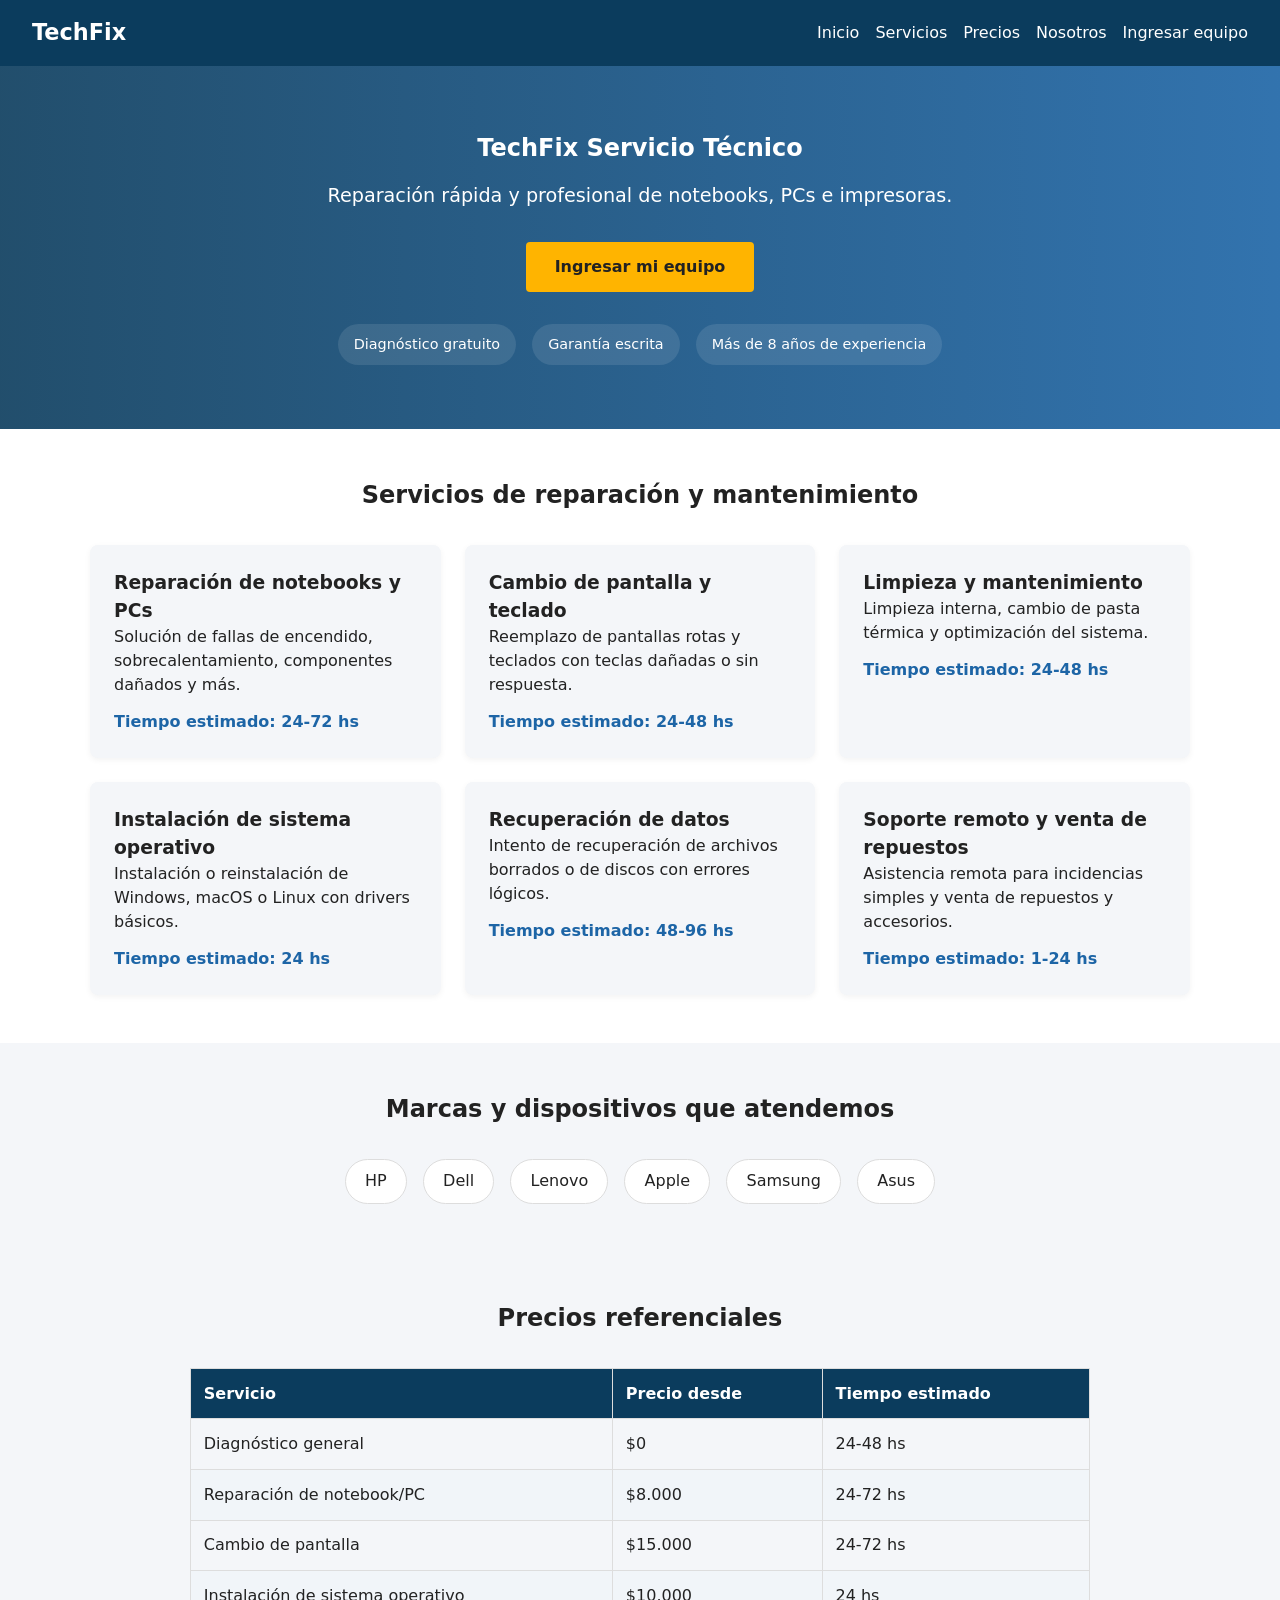
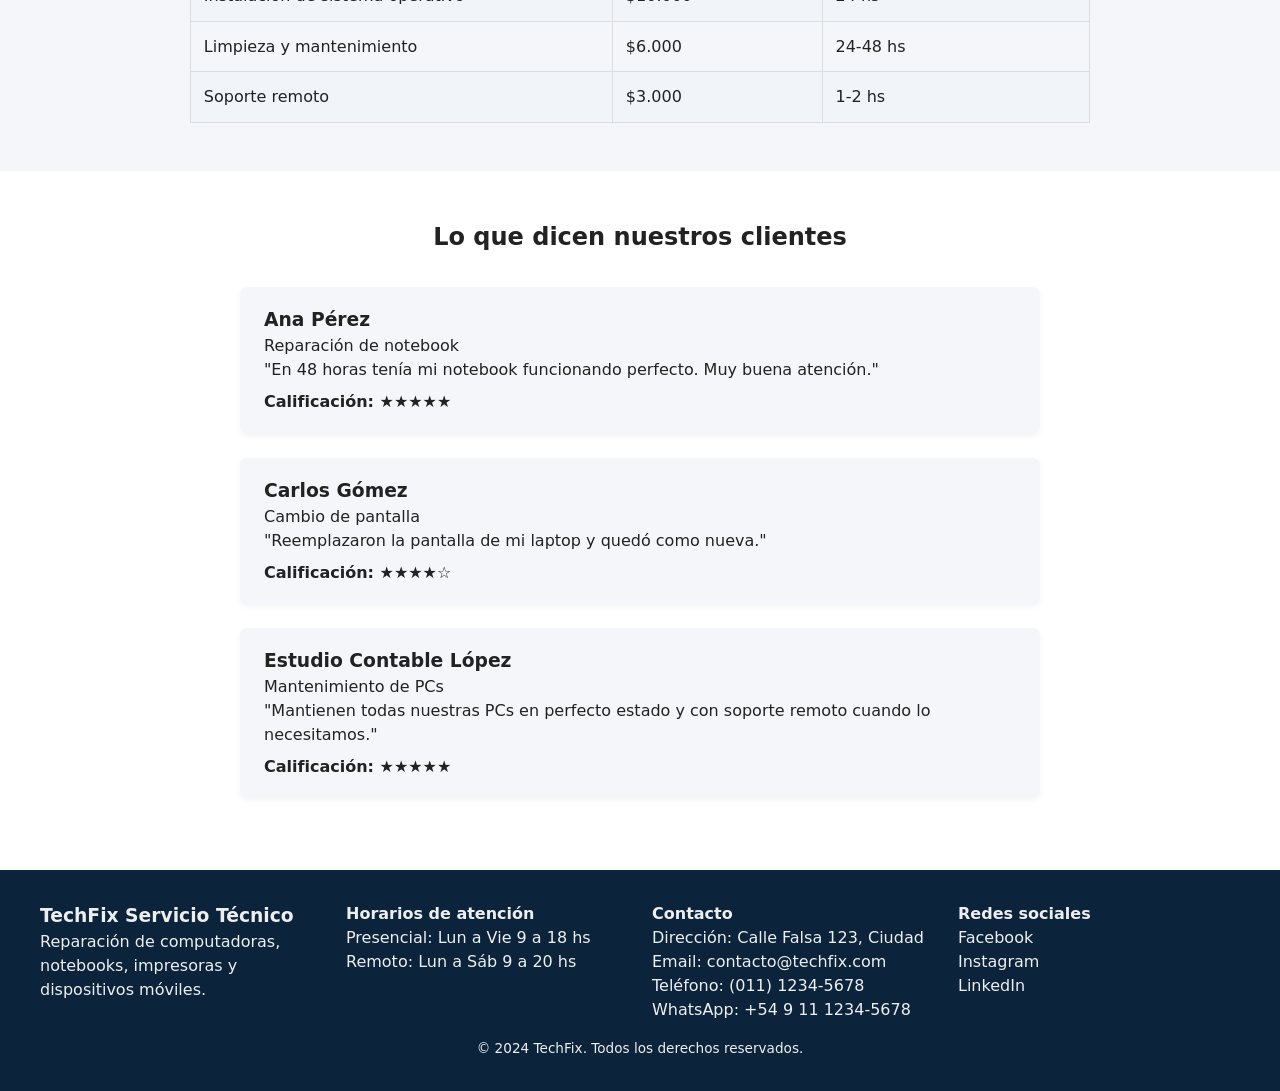
<file: index.html>
<!DOCTYPE html>
<html lang="es">
<head>
  <meta charset="UTF-8">
  <title>TechFix - Servicio Técnico de Computadores</title>
  <meta name="viewport" content="width=device-width, initial-scale=1.0">
  <link rel="stylesheet" href="style.css">
</head>
<body>
  <header class="navbar">
    <div class="logo">TechFix</div>
    <nav>
      <ul class="nav-links">
        <li><a href="#inicio">Inicio</a></li>
        <li><a href="#servicios">Servicios</a></li>
        <li><a href="#precios">Precios</a></li>
        <li><a href="#nosotros">Nosotros</a></li>
        <li><a href="ingreso.html">Ingresar equipo</a></li>
      </ul>
    </nav>
  </header>

  <main id="inicio">
    <section class="hero">
      <div class="hero-content">
        <h1>TechFix Servicio Técnico</h1>
        <p class="hero-slogan">Reparación rápida y profesional de notebooks, PCs e impresoras.</p>
        <a href="ingreso.html" class="btn-primary">Ingresar mi equipo</a>
        <div class="hero-confianza">
          <div class="confianza-item">Diagnóstico gratuito</div>
          <div class="confianza-item">Garantía escrita</div>
          <div class="confianza-item">Más de 8 años de experiencia</div>
        </div>
      </div>
    </section>

    <section id="servicios" class="servicios">
      <h2>Servicios de reparación y mantenimiento</h2>
      <div class="servicios-grid">
        <article class="servicio-card">
          <h3>Reparación de notebooks y PCs</h3>
          <p>Solución de fallas de encendido, sobrecalentamiento, componentes dañados y más.</p>
          <p class="tiempo">Tiempo estimado: 24-72 hs</p>
        </article>
        <article class="servicio-card">
          <h3>Cambio de pantalla y teclado</h3>
          <p>Reemplazo de pantallas rotas y teclados con teclas dañadas o sin respuesta.</p>
          <p class="tiempo">Tiempo estimado: 24-48 hs</p>
        </article>
        <article class="servicio-card">
          <h3>Limpieza y mantenimiento</h3>
          <p>Limpieza interna, cambio de pasta térmica y optimización del sistema.</p>
          <p class="tiempo">Tiempo estimado: 24-48 hs</p>
        </article>
        <article class="servicio-card">
          <h3>Instalación de sistema operativo</h3>
          <p>Instalación o reinstalación de Windows, macOS o Linux con drivers básicos.</p>
          <p class="tiempo">Tiempo estimado: 24 hs</p>
        </article>
        <article class="servicio-card">
          <h3>Recuperación de datos</h3>
          <p>Intento de recuperación de archivos borrados o de discos con errores lógicos.</p>
          <p class="tiempo">Tiempo estimado: 48-96 hs</p>
        </article>
        <article class="servicio-card">
          <h3>Soporte remoto y venta de repuestos</h3>
          <p>Asistencia remota para incidencias simples y venta de repuestos y accesorios.</p>
          <p class="tiempo">Tiempo estimado: 1-24 hs</p>
        </article>
      </div>
    </section>

    <section class="marcas">
      <h2>Marcas y dispositivos que atendemos</h2>
      <ul class="marcas-lista">
        <li>HP</li>
        <li>Dell</li>
        <li>Lenovo</li>
        <li>Apple</li>
        <li>Samsung</li>
        <li>Asus</li>
      </ul>
    </section>

    <section id="precios" class="precios">
      <h2>Precios referenciales</h2>
      <div class="tabla-wrapper">
        <table>
          <thead>
            <tr>
              <th>Servicio</th>
              <th>Precio desde</th>
              <th>Tiempo estimado</th>
            </tr>
          </thead>
          <tbody>
            <tr>
              <td>Diagnóstico general</td>
              <td>$0</td>
              <td>24-48 hs</td>
            </tr>
            <tr>
              <td>Reparación de notebook/PC</td>
              <td>$8.000</td>
              <td>24-72 hs</td>
            </tr>
            <tr>
              <td>Cambio de pantalla</td>
              <td>$15.000</td>
              <td>24-72 hs</td>
            </tr>
            <tr>
              <td>Instalación de sistema operativo</td>
              <td>$10.000</td>
              <td>24 hs</td>
            </tr>
            <tr>
              <td>Limpieza y mantenimiento</td>
              <td>$6.000</td>
              <td>24-48 hs</td>
            </tr>
            <tr>
              <td>Soporte remoto</td>
              <td>$3.000</td>
              <td>1-2 hs</td>
            </tr>
          </tbody>
        </table>
      </div>
    </section>

    <section id="nosotros" class="testimonios">
      <h2>Lo que dicen nuestros clientes</h2>
      <article class="testimonio">
        <h3>Ana Pérez</h3>
        <p class="tipo-servicio">Reparación de notebook</p>
        <p>"En 48 horas tenía mi notebook funcionando perfecto. Muy buena atención."</p>
        <p class="rating">Calificación: ★★★★★</p>
      </article>
      <article class="testimonio">
        <h3>Carlos Gómez</h3>
        <p class="tipo-servicio">Cambio de pantalla</p>
        <p>"Reemplazaron la pantalla de mi laptop y quedó como nueva."</p>
        <p class="rating">Calificación: ★★★★☆</p>
      </article>
      <article class="testimonio">
        <h3>Estudio Contable López</h3>
        <p class="tipo-servicio">Mantenimiento de PCs</p>
        <p>"Mantienen todas nuestras PCs en perfecto estado y con soporte remoto cuando lo necesitamos."</p>
        <p class="rating">Calificación: ★★★★★</p>
      </article>
    </section>
  </main>

  <footer class="footer">
    <div class="footer-info">
      <div>
        <h3>TechFix Servicio Técnico</h3>
        <p>Reparación de computadoras, notebooks, impresoras y dispositivos móviles.</p>
      </div>
      <div>
        <h4>Horarios de atención</h4>
        <p>Presencial: Lun a Vie 9 a 18 hs</p>
        <p>Remoto: Lun a Sáb 9 a 20 hs</p>
      </div>
      <div>
        <h4>Contacto</h4>
        <p>Dirección: Calle Falsa 123, Ciudad</p>
        <p>Email: contacto@techfix.com</p>
        <p>Teléfono: (011) 1234-5678</p>
        <p>WhatsApp: +54 9 11 1234-5678</p>
      </div>
      <div>
        <h4>Redes sociales</h4>
        <p><a href="#">Facebook</a></p>
        <p><a href="#">Instagram</a></p>
        <p><a href="#">LinkedIn</a></p>
      </div>
    </div>
    <p class="footer-copy">&copy; 2024 TechFix. Todos los derechos reservados.</p>
  </footer>
</body>
</html>
</file>
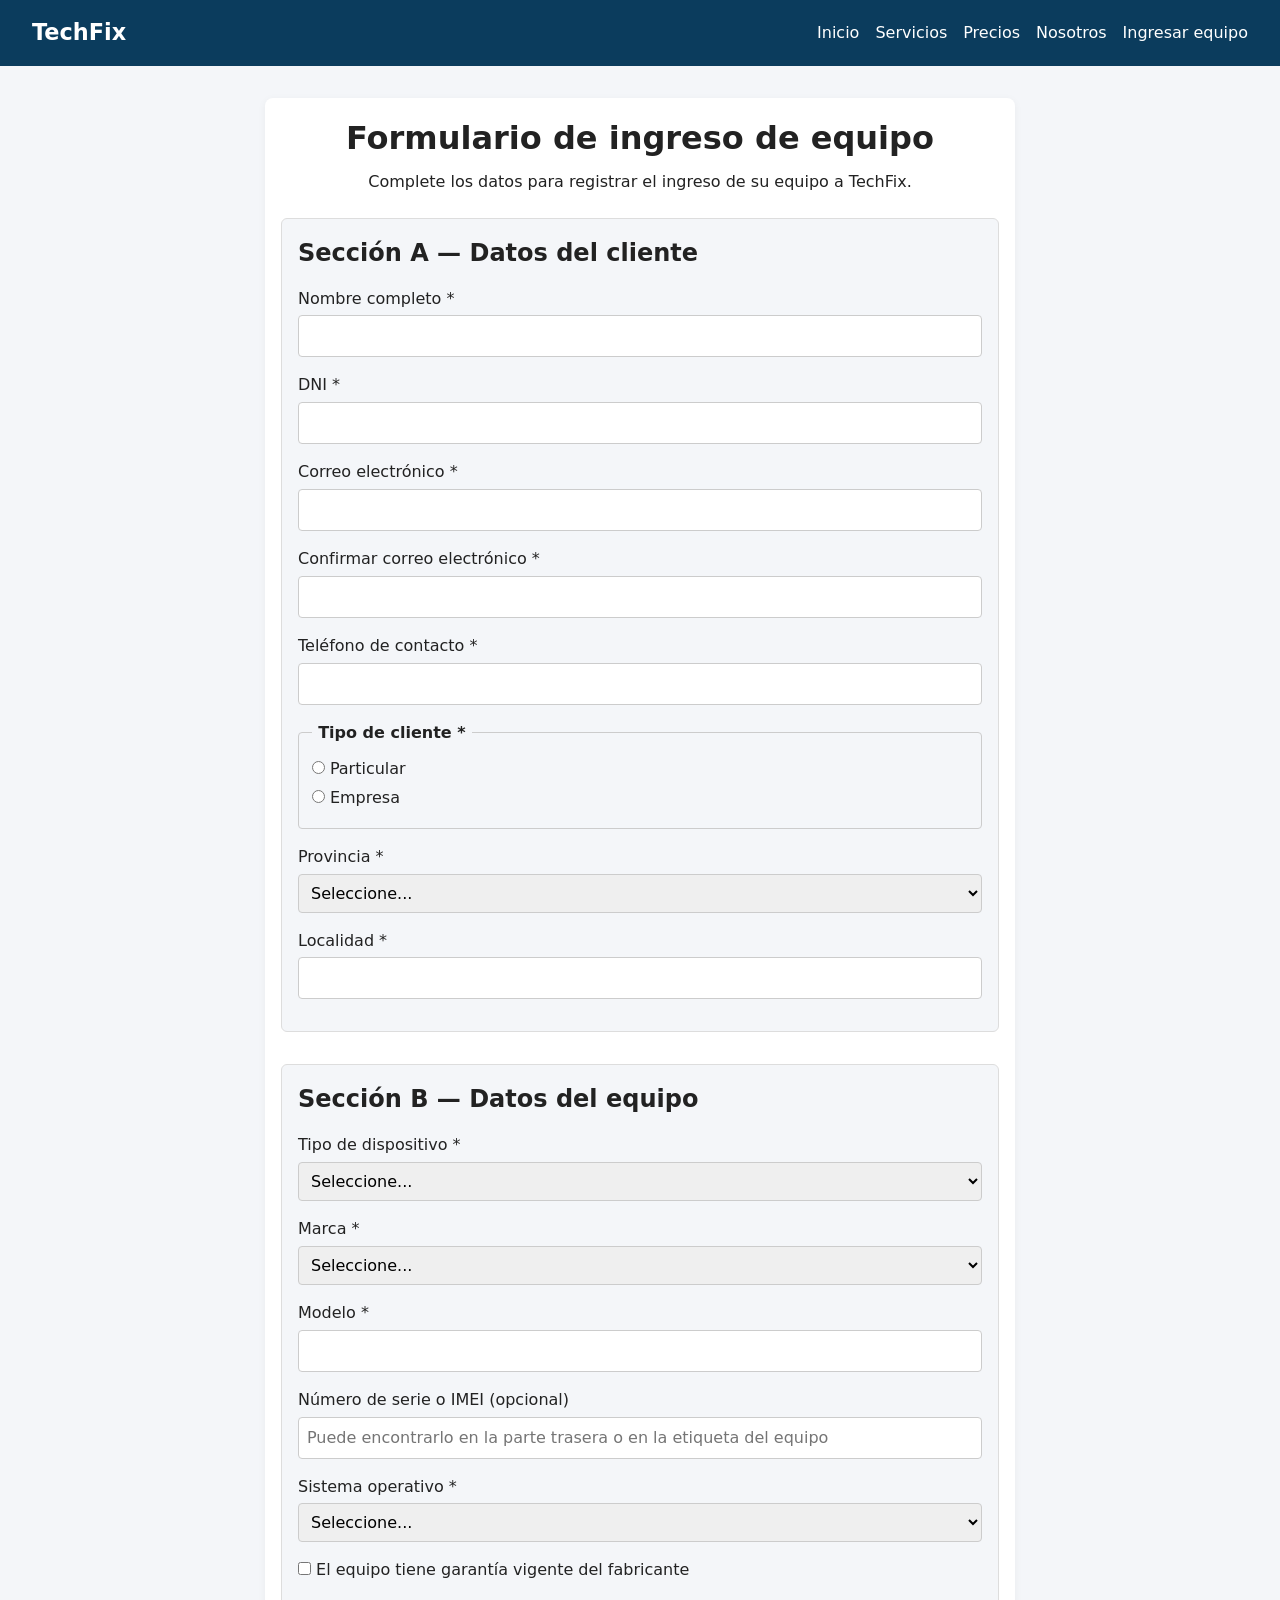
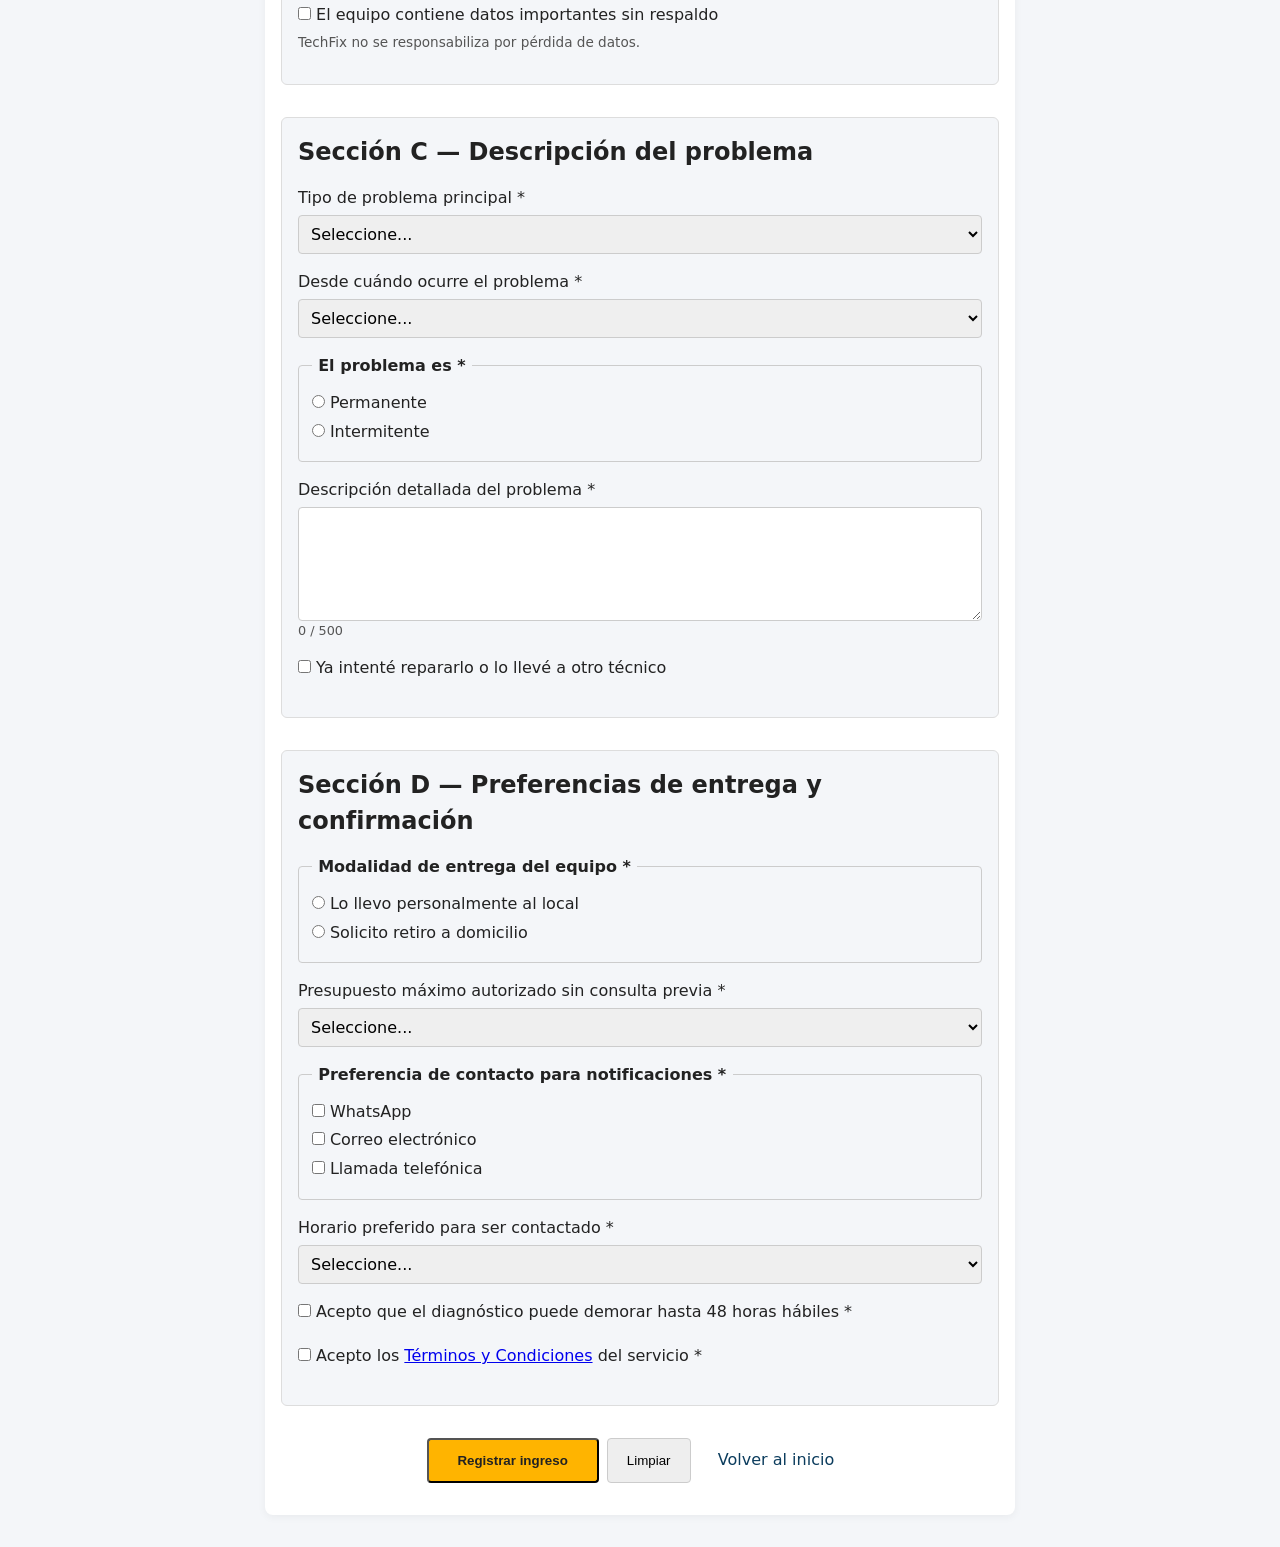
<file: ingreso.html>
<!DOCTYPE html>
<html lang="es">
<head>
  <meta charset="UTF-8">
  <title>Ingreso de equipo - TechFix</title>
  <meta name="viewport" content="width=device-width, initial-scale=1.0">
  <link rel="stylesheet" href="style.css">
</head>
<body>
  <header class="navbar">
    <div class="logo">TechFix</div>
    <nav>
      <ul class="nav-links">
        <li><a href="index.html#inicio">Inicio</a></li>
        <li><a href="index.html#servicios">Servicios</a></li>
        <li><a href="index.html#precios">Precios</a></li>
        <li><a href="index.html#nosotros">Nosotros</a></li>
        <li><a href="ingreso.html">Ingresar equipo</a></li>
      </ul>
    </nav>
  </header>

  <main class="ingreso-main">
    <h1>Formulario de ingreso de equipo</h1>
    <p>Complete los datos para registrar el ingreso de su equipo a TechFix.</p>

    <form id="form-ingreso">
      <section class="form-section">
        <h2>Sección A — Datos del cliente</h2>

        <div class="campo">
          <label for="nombreCompleto">Nombre completo *</label>
          <input type="text" id="nombreCompleto" name="nombreCompleto" required>
        </div>

        <div class="campo">
          <label for="dni">DNI *</label>
          <input type="text" id="dni" name="dni" required>
        </div>

        <div class="campo">
          <label for="email">Correo electrónico *</label>
          <input type="email" id="email" name="email" required>
        </div>

        <div class="campo">
          <label for="emailConfirm">Confirmar correo electrónico *</label>
          <input type="email" id="emailConfirm" name="emailConfirm" required>
        </div>

        <div class="campo">
          <label for="telefono">Teléfono de contacto *</label>
          <input type="tel" id="telefono" name="telefono" required>
        </div>

        <fieldset class="campo">
          <legend>Tipo de cliente *</legend>
          <label><input type="radio" name="tipoCliente" value="Particular"> Particular</label>
          <label><input type="radio" name="tipoCliente" value="Empresa"> Empresa</label>
        </fieldset>

        <div class="campo campo-empresa oculto">
          <label for="nombreEmpresa">Nombre de la empresa *</label>
          <input type="text" id="nombreEmpresa" name="nombreEmpresa">
        </div>

        <div class="campo campo-empresa oculto">
          <label for="cuit">CUIT *</label>
          <input type="text" id="cuit" name="cuit" placeholder="##-########-# o 11 dígitos">
        </div>

        <div class="campo">
          <label for="provincia">Provincia *</label>
          <select id="provincia" name="provincia" required>
            <option value="">Seleccione...</option>
            <option>Buenos Aires</option>
            <option>Córdoba</option>
            <option>Santa Fe</option>
            <option>Mendoza</option>
            <option>Tucumán</option>
            <option>Entre Ríos</option>
            <option>Salta</option>
            <option>Neuquén</option>
            <option>Río Negro</option>
            <option>Chubut</option>
          </select>
        </div>

        <div class="campo">
          <label for="localidad">Localidad *</label>
          <input type="text" id="localidad" name="localidad" required>
        </div>
      </section>

      <section class="form-section">
        <h2>Sección B — Datos del equipo</h2>

        <div class="campo">
          <label for="tipoDispositivo">Tipo de dispositivo *</label>
          <select id="tipoDispositivo" name="tipoDispositivo" required>
            <option value="">Seleccione...</option>
            <option>Notebook</option>
            <option>Computador de escritorio</option>
            <option>Impresora</option>
            <option>Tablet</option>
            <option>Telefono movil</option>
            <option>Otro</option>
          </select>
        </div>

        <div class="campo oculto" id="campoTipoOtro">
          <label for="tipoOtro">Especifique el tipo de dispositivo *</label>
          <input type="text" id="tipoOtro" name="tipoOtro">
        </div>

        <div class="campo">
          <label for="marca">Marca *</label>
          <select id="marca" name="marca" required>
            <option value="">Seleccione...</option>
            <option>HP</option>
            <option>Dell</option>
            <option>Lenovo</option>
            <option>Apple</option>
            <option>Samsung</option>
            <option>Asus</option>
            <option>Otra</option>
          </select>
        </div>

        <div class="campo oculto" id="campoMarcaOtra">
          <label for="marcaOtra">Especifique la marca *</label>
          <input type="text" id="marcaOtra" name="marcaOtra">
        </div>

        <div class="campo">
          <label for="modelo">Modelo *</label>
          <input type="text" id="modelo" name="modelo" required>
        </div>

        <div class="campo">
          <label for="serie">Número de serie o IMEI (opcional)</label>
          <input type="text" id="serie" name="serie" placeholder="Puede encontrarlo en la parte trasera o en la etiqueta del equipo">
        </div>

        <div class="campo">
          <label for="so">Sistema operativo *</label>
          <select id="so" name="so" required>
            <option value="">Seleccione...</option>
            <option>Windows 10</option>
            <option>Windows 11</option>
            <option>macOS</option>
            <option>Linux</option>
            <option>Android</option>
            <option>iOS</option>
            <option>No aplica / No sabe</option>
          </select>
        </div>

        <div class="campo">
          <label><input type="checkbox" id="tieneGarantia" name="tieneGarantia"> El equipo tiene garantía vigente del fabricante</label>
        </div>

        <div class="campo oculto" id="campoOrdenGarantia">
          <label for="ordenGarantia">Número de orden de compra o fecha de compra *</label>
          <input type="text" id="ordenGarantia" name="ordenGarantia">
        </div>

        <div class="campo">
          <label><input type="checkbox" id="tieneDatos" name="tieneDatos"> El equipo contiene datos importantes sin respaldo</label>
          <p class="nota">TechFix no se responsabiliza por pérdida de datos.</p>
        </div>
      </section>

      <section class="form-section">
        <h2>Sección C — Descripción del problema</h2>

        <div class="campo">
          <label for="tipoProblema">Tipo de problema principal *</label>
          <select id="tipoProblema" name="tipoProblema" required>
            <option value="">Seleccione...</option>
            <option>No enciende</option>
            <option>Pantalla dañada</option>
            <option>Lentitud o rendimiento</option>
            <option>Virus o malware</option>
            <option>Problema de red o conectividad</option>
            <option>Daño por líquido</option>
            <option>Sonido</option>
            <option>Otro</option>
          </select>
        </div>

        <div class="campo">
          <label for="desdeCuando">Desde cuándo ocurre el problema *</label>
          <select id="desdeCuando" name="desdeCuando" required>
            <option value="">Seleccione...</option>
            <option>Hoy</option>
            <option>Hace algunos días</option>
            <option>Hace semanas</option>
            <option>Hace meses</option>
          </select>
        </div>

        <fieldset class="campo">
          <legend>El problema es *</legend>
          <label><input type="radio" name="tipoFalla" value="Permanente"> Permanente</label>
          <label><input type="radio" name="tipoFalla" value="Intermitente"> Intermitente</label>
        </fieldset>

        <div class="campo">
          <label for="descripcion">Descripción detallada del problema *</label>
          <textarea id="descripcion" name="descripcion" rows="4" maxlength="500" required></textarea>
          <small id="descripcionContador">0 / 500</small>
        </div>

        <div class="campo">
          <label><input type="checkbox" id="reparacionPrevia" name="reparacionPrevia"> Ya intenté repararlo o lo llevé a otro técnico</label>
        </div>

        <div class="campo oculto" id="campoReparacionPrevia">
          <label for="reparacionPreviaTexto">Qué se hizo anteriormente (opcional, máx 300 caracteres)</label>
          <textarea id="reparacionPreviaTexto" name="reparacionPreviaTexto" rows="3" maxlength="300"></textarea>
          <small id="reparacionPreviaContador">0 / 300</small>
        </div>
      </section>

      <section class="form-section">
        <h2>Sección D — Preferencias de entrega y confirmación</h2>

        <fieldset class="campo">
          <legend>Modalidad de entrega del equipo *</legend>
          <label><input type="radio" name="modalidadEntrega" value="Local"> Lo llevo personalmente al local</label>
          <label><input type="radio" name="modalidadEntrega" value="Retiro"> Solicito retiro a domicilio</label>
        </fieldset>

        <div class="campo oculto" id="campoDireccionRetiro">
          <label for="direccionRetiro">Dirección completa para retiro *</label>
          <input type="text" id="direccionRetiro" name="direccionRetiro">
        </div>

        <div class="campo">
          <label for="presupuesto">Presupuesto máximo autorizado sin consulta previa *</label>
          <select id="presupuesto" name="presupuesto" required>
            <option value="">Seleccione...</option>
            <option>Hasta $5.000</option>
            <option>Hasta $15.000</option>
            <option>Hasta $30.000</option>
            <option>Sin limite</option>
            <option>Necesito consultar antes de aprobar cualquier gasto</option>
          </select>
        </div>

        <fieldset class="campo">
          <legend>Preferencia de contacto para notificaciones *</legend>
          <label><input type="checkbox" name="prefContacto" value="WhatsApp"> WhatsApp</label>
          <label><input type="checkbox" name="prefContacto" value="Email"> Correo electrónico</label>
          <label><input type="checkbox" name="prefContacto" value="Llamada"> Llamada telefónica</label>
        </fieldset>

        <div class="campo">
          <label for="horario">Horario preferido para ser contactado *</label>
          <select id="horario" name="horario" required>
            <option value="">Seleccione...</option>
            <option>Mañana 9 a 12</option>
            <option>Tarde 12 a 17</option>
            <option>Tarde-noche 17 a 20</option>
            <option>Indistinto</option>
          </select>
        </div>

        <div class="campo">
          <label><input type="checkbox" id="aceptaDiagnostico" name="aceptaDiagnostico"> Acepto que el diagnóstico puede demorar hasta 48 horas hábiles *</label>
        </div>

        <div class="campo">
          <label><input type="checkbox" id="aceptaTerminos" name="aceptaTerminos"> Acepto los <a href="#" target="_blank">Términos y Condiciones</a> del servicio *</label>
        </div>
      </section>

      <div class="form-botones">
        <button type="submit" class="btn-primary">Registrar ingreso</button>
        <button type="reset" class="btn-secundario">Limpiar</button>
        <a href="index.html" class="btn-link">Volver al inicio</a>
      </div>
    </form>

    <section id="confirmacion" class="oculto confirmacion"></section>
  </main>

  <script src="validaciones.js"></script>
</body>
</html>
</file>
<file: style.css>
:root {
  --color-primario: #0b3c5d;
  --color-secundario: #1d65a6;
  --color-fondo: #f4f6f9;
  --color-texto: #222;
  --color-acento: #ffb400;
}

* {
  box-sizing: border-box;
  margin: 0;
  padding: 0;
}

body {
  font-family: system-ui, -apple-system, BlinkMacSystemFont, "Segoe UI", sans-serif;
  color: var(--color-texto);
  background-color: var(--color-fondo);
  line-height: 1.5;
}

.navbar {
  display: flex;
  justify-content: space-between;
  align-items: center;
  padding: 1rem 2rem;
  background-color: var(--color-primario);
  color: #fff;
  position: sticky;
  top: 0;
  z-index: 10;
}

.logo {
  font-size: 1.4rem;
  font-weight: bold;
}

.nav-links {
  list-style: none;
  display: flex;
  gap: 1rem;
}

.nav-links a {
  color: #fff;
  text-decoration: none;
  font-weight: 500;
}

.nav-links a:hover {
  text-decoration: underline;
}

.hero {
  background: linear-gradient(to right, rgba(11,60,93,0.9), rgba(29,101,166,0.9));
  color: #fff;
  padding: 4rem 2rem;
  text-align: center;
}

.hero-content {
  max-width: 800px;
  margin: 0 auto;
}

.hero-slogan {
  margin: 1rem 0 2rem;
  font-size: 1.2rem;
}

.btn-primary {
  display: inline-block;
  padding: 0.8rem 1.8rem;
  background-color: var(--color-acento);
  color: #222;
  text-decoration: none;
  border-radius: 4px;
  font-weight: 600;
  transition: transform 0.2s ease, box-shadow 0.2s ease;
}

.btn-primary:hover {
  transform: translateY(-2px);
  box-shadow: 0 4px 10px rgba(0,0,0,0.2);
}

.hero-confianza {
  display: flex;
  justify-content: center;
  gap: 1rem;
  margin-top: 2rem;
  flex-wrap: wrap;
}

.confianza-item {
  background: rgba(255,255,255,0.1);
  padding: 0.6rem 1rem;
  border-radius: 999px;
  font-size: 0.9rem;
}

section {
  padding: 3rem 2rem;
}

h2 {
  text-align: center;
  margin-bottom: 2rem;
}

.servicios {
  background-color: #fff;
}

.servicios-grid {
  max-width: 1100px;
  margin: 0 auto;
  display: grid;
  grid-template-columns: repeat(3, 1fr);
  gap: 1.5rem;
}

.servicio-card {
  background-color: var(--color-fondo);
  padding: 1.5rem;
  border-radius: 8px;
  box-shadow: 0 2px 6px rgba(0,0,0,0.05);
  transition: transform 0.2s ease, box-shadow 0.2s ease;
}

.servicio-card:hover {
  transform: translateY(-4px);
  box-shadow: 0 6px 16px rgba(0,0,0,0.15);
}

.servicio-card .tiempo {
  margin-top: 0.8rem;
  font-weight: 600;
  color: var(--color-secundario);
}

.marcas-lista {
  max-width: 800px;
  margin: 0 auto;
  list-style: none;
  display: flex;
  flex-wrap: wrap;
  gap: 1rem;
  justify-content: center;
}

.marcas-lista li {
  background-color: #fff;
  padding: 0.6rem 1.2rem;
  border-radius: 999px;
  border: 1px solid #ddd;
}

.tabla-wrapper {
  max-width: 900px;
  margin: 0 auto;
  overflow-x: auto;
}

table {
  width: 100%;
  border-collapse: collapse;
  min-width: 600px;
}

thead {
  background-color: var(--color-primario);
  color: #fff;
}

th, td {
  padding: 0.8rem;
  border: 1px solid #ddd;
  text-align: left;
}

tbody tr:nth-child(even) {
  background-color: #f1f5f9;
}

.testimonios {
  background-color: #fff;
}

.testimonios .testimonio {
  max-width: 800px;
  margin: 0 auto 1.5rem;
  background-color: var(--color-fondo);
  padding: 1.2rem 1.5rem;
  border-radius: 8px;
  box-shadow: 0 2px 6px rgba(0,0,0,0.05);
}

.testimonios .rating {
  margin-top: 0.5rem;
  font-weight: 600;
}

.footer {
  background-color: #0b243b;
  color: #eee;
  padding: 2rem;
}

.footer-info {
  display: grid;
  grid-template-columns: repeat(4, minmax(0, 1fr));
  gap: 1.5rem;
  max-width: 1200px;
  margin: 0 auto 1rem;
}

.footer a {
  color: #eee;
  text-decoration: none;
}

.footer a:hover {
  text-decoration: underline;
}

.footer-copy {
  text-align: center;
  font-size: 0.85rem;
}

.ingreso-main {
  max-width: 750px;
  margin: 2rem auto;
  padding: 1rem;
  background-color: #fff;
  border-radius: 8px;
  box-shadow: 0 2px 8px rgba(0,0,0,0.05);
}

.ingreso-main h1 {
  text-align: center;
  margin-bottom: 0.5rem;
}

.ingreso-main > p {
  text-align: center;
  margin-bottom: 1.5rem;
}

.form-section {
  margin-bottom: 2rem;
  padding: 1rem;
  background-color: var(--color-fondo);
  border-radius: 6px;
  border: 1px solid #ddd;
}

.form-section h2 {
  text-align: left;
  margin-bottom: 1rem;
}

.campo {
  margin-bottom: 1rem;
  display: flex;
  flex-direction: column;
}

.campo label {
  margin-bottom: 0.3rem;
  font-weight: 500;
}

.campo input,
.campo select,
.campo textarea {
  padding: 0.5rem;
  border-radius: 4px;
  border: 1px solid #ccc;
  font: inherit;
}

.campo input:focus,
.campo select:focus,
.campo textarea:focus {
  outline: none;
  border-color: var(--color-secundario);
  box-shadow: 0 0 0 2px rgba(29,101,166,0.2);
}

fieldset.campo {
  border: 1px solid #ccc;
  border-radius: 4px;
  padding: 0.8rem;
}

fieldset.campo legend {
  padding: 0 0.4rem;
  font-weight: 600;
}

.nota {
  font-size: 0.85rem;
  color: #555;
}

small {
  font-size: 0.8rem;
  color: #555;
}

.form-botones {
  display: flex;
  flex-wrap: wrap;
  gap: 0.5rem;
  justify-content: center;
  margin-bottom: 1rem;
}

.btn-secundario {
  padding: 0.6rem 1.2rem;
  border-radius: 4px;
  border: 1px solid #ccc;
  background-color: #eee;
  cursor: pointer;
}

.btn-link {
  padding: 0.6rem 1.2rem;
  text-decoration: none;
  color: var(--color-primario);
  font-weight: 500;
}

.oculto {
  display: none;
}

.campo-error {
  border-color: red !important;
}

.campo-ok {
  border-color: green !important;
}

.mensaje-error {
  color: red;
  font-size: 0.8rem;
  margin-top: 0.2rem;
}

.confirmacion {
  margin-top: 1.5rem;
  padding: 1rem;
  border-radius: 6px;
  background-color: #e6ffed;
  border: 1px solid #9ae6b4;
}

@media (max-width: 900px) {
  .servicios-grid {
    grid-template-columns: repeat(2, 1fr);
  }

  .footer-info {
    grid-template-columns: repeat(2, 1fr);
  }
}

@media (max-width: 600px) {
  .nav-links {
    flex-wrap: wrap;
    gap: 0.5rem;
  }

  .servicios-grid, .footer-info {
    grid-template-columns: 1fr;
  }

  section {
    padding: 2rem 1rem;
  }
}
</file>
